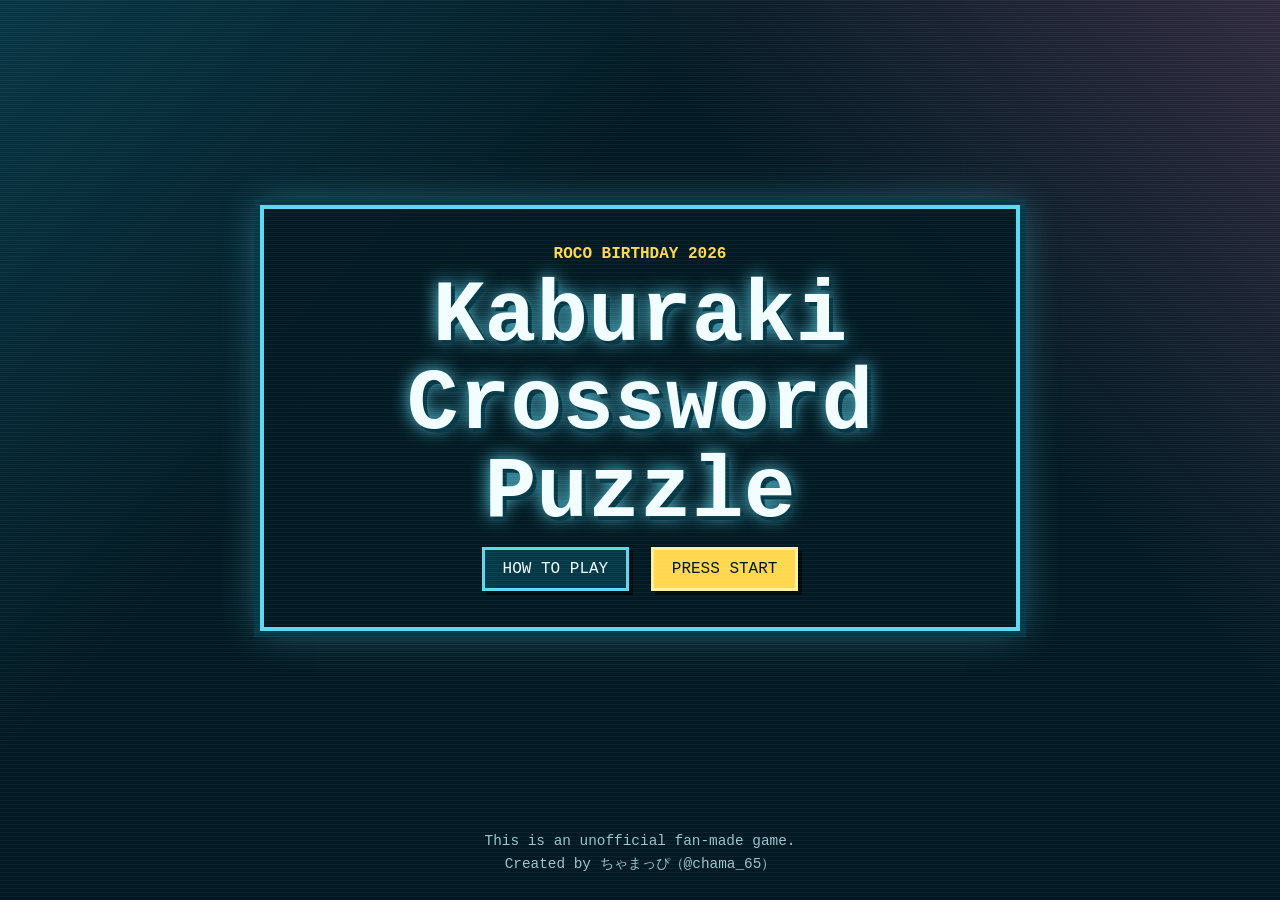
<file: index.html>
<!DOCTYPE html>
<html lang="ja">
<head>
  <meta charset="UTF-8">
  <meta name="viewport" content="width=device-width, initial-scale=1.0">
  <title>Kaburaki Crossword Puzzle</title>
  <link rel="stylesheet" href="style.css">
</head>
<body>
  <div class="scanline" aria-hidden="true"></div>

  <main>
    <section id="title-screen" class="screen title-screen">
      <div class="title-box">
        <p class="eyebrow">ROCO BIRTHDAY 2026</p>
        <h1>Kaburaki<br>Crossword Puzzle</h1>
        <button class="pixel-button" id="title-how-to-button" type="button">HOW TO PLAY</button>
        <button class="pixel-button primary" id="start-button" type="button">PRESS START</button>
      </div>
      <p class="fan-credit screen-credit title-credit">
        This is an unofficial fan-made game.<br>
        Created by ちゃまっぴ（@chama_65）
      </p>
    </section>

    <section id="game-screen" class="screen game-screen hidden">
      <header class="game-header">
        <div>
          <p class="eyebrow">CROSSWORD</p>
          <h2>Kaburaki Crossword Puzzle</h2>
        </div>
        <button class="pixel-button small" id="game-how-to-button" type="button">HOW TO PLAY</button>
      </header>

      <div class="game-layout">
        <section class="board-panel" aria-label="クロスワード盤面">
          <div id="crossword-board" class="crossword-board"></div>
          <div class="action-row">
            <button class="pixel-button primary" id="check-button" type="button" disabled>CHECK</button>
            <p id="check-message" class="status-message" aria-live="polite"></p>
          </div>
        </section>

        <aside class="clue-panel">
          <div>
            <h3>縦のカギ</h3>
            <ol id="down-clues" class="clue-list"></ol>
          </div>
          <div>
            <h3>横のカギ</h3>
            <ol id="across-clues" class="clue-list"></ol>
          </div>
        </aside>
      </div>

      <section id="password-panel" class="password-panel locked">
        <p class="eyebrow">PASSWORD</p>
        <h3>PASSWORD</h3>
        <p>クロスワードに隠された合言葉を入力してください</p>
        <div class="password-form">
          <input id="password-input" type="text" inputmode="kana" autocomplete="off" disabled>
          <button class="pixel-button" id="password-button" type="button" disabled>ENTER</button>
        </div>
        <p id="password-message" class="status-message" aria-live="polite"></p>
      </section>

      <p class="fan-credit screen-credit">
        This is an unofficial fan-made game.<br>
        Created by ちゃまっぴ（@chama_65）
      </p>
    </section>

    <section id="celebration-screen" class="screen celebration-screen hidden">
      <button class="pixel-button fixed-top" id="scroll-explanations-button" type="button">回答と解説</button>

      <section class="celebration-hero">
        <img src="images/roco_birthday2026.jpeg" alt="鏑木ろこ誕生日モザイクアート" class="birthday-art">
        <div class="birthday-copy" aria-live="polite">
          <p class="birthday-line line-one">Happy Birthday</p>
          <p class="birthday-line line-two">Roco Kaburaki</p>
          <p class="birthday-line line-three">2026.07.18</p>
        </div>
      </section>

      <section id="explanations" class="explanations">
        <div class="section-heading">
          <p class="eyebrow">ANSWERS</p>
          <h2>回答と解説</h2>
        </div>
        <div id="explanation-list" class="accordion-list"></div>
        <button class="pixel-button primary play-again-button" id="play-again-button" type="button">PLAY AGAIN</button>
        <p class="fan-credit">
          This is an unofficial fan-made game.<br>
          Created by ちゃまっぴ（@chama_65）
        </p>
      </section>
    </section>
  </main>

  <dialog id="how-to-dialog" class="how-to-dialog">
    <form method="dialog">
      <h2>HOW TO PLAY</h2>
      <p>① ヒントをたよりに<br>クロスワードを完成させよう！</p>
      <p>② CHECKで答え合わせ！</p>
      <p>③ クロスワードに隠された<br>PASSWORDを見つけよう！</p>
      <p>④ PASSWORDを入力すると…</p>
      <button class="pixel-button primary" type="submit">OK</button>
    </form>
  </dialog>

  <script src="script.js"></script>
</body>
</html>
</file>
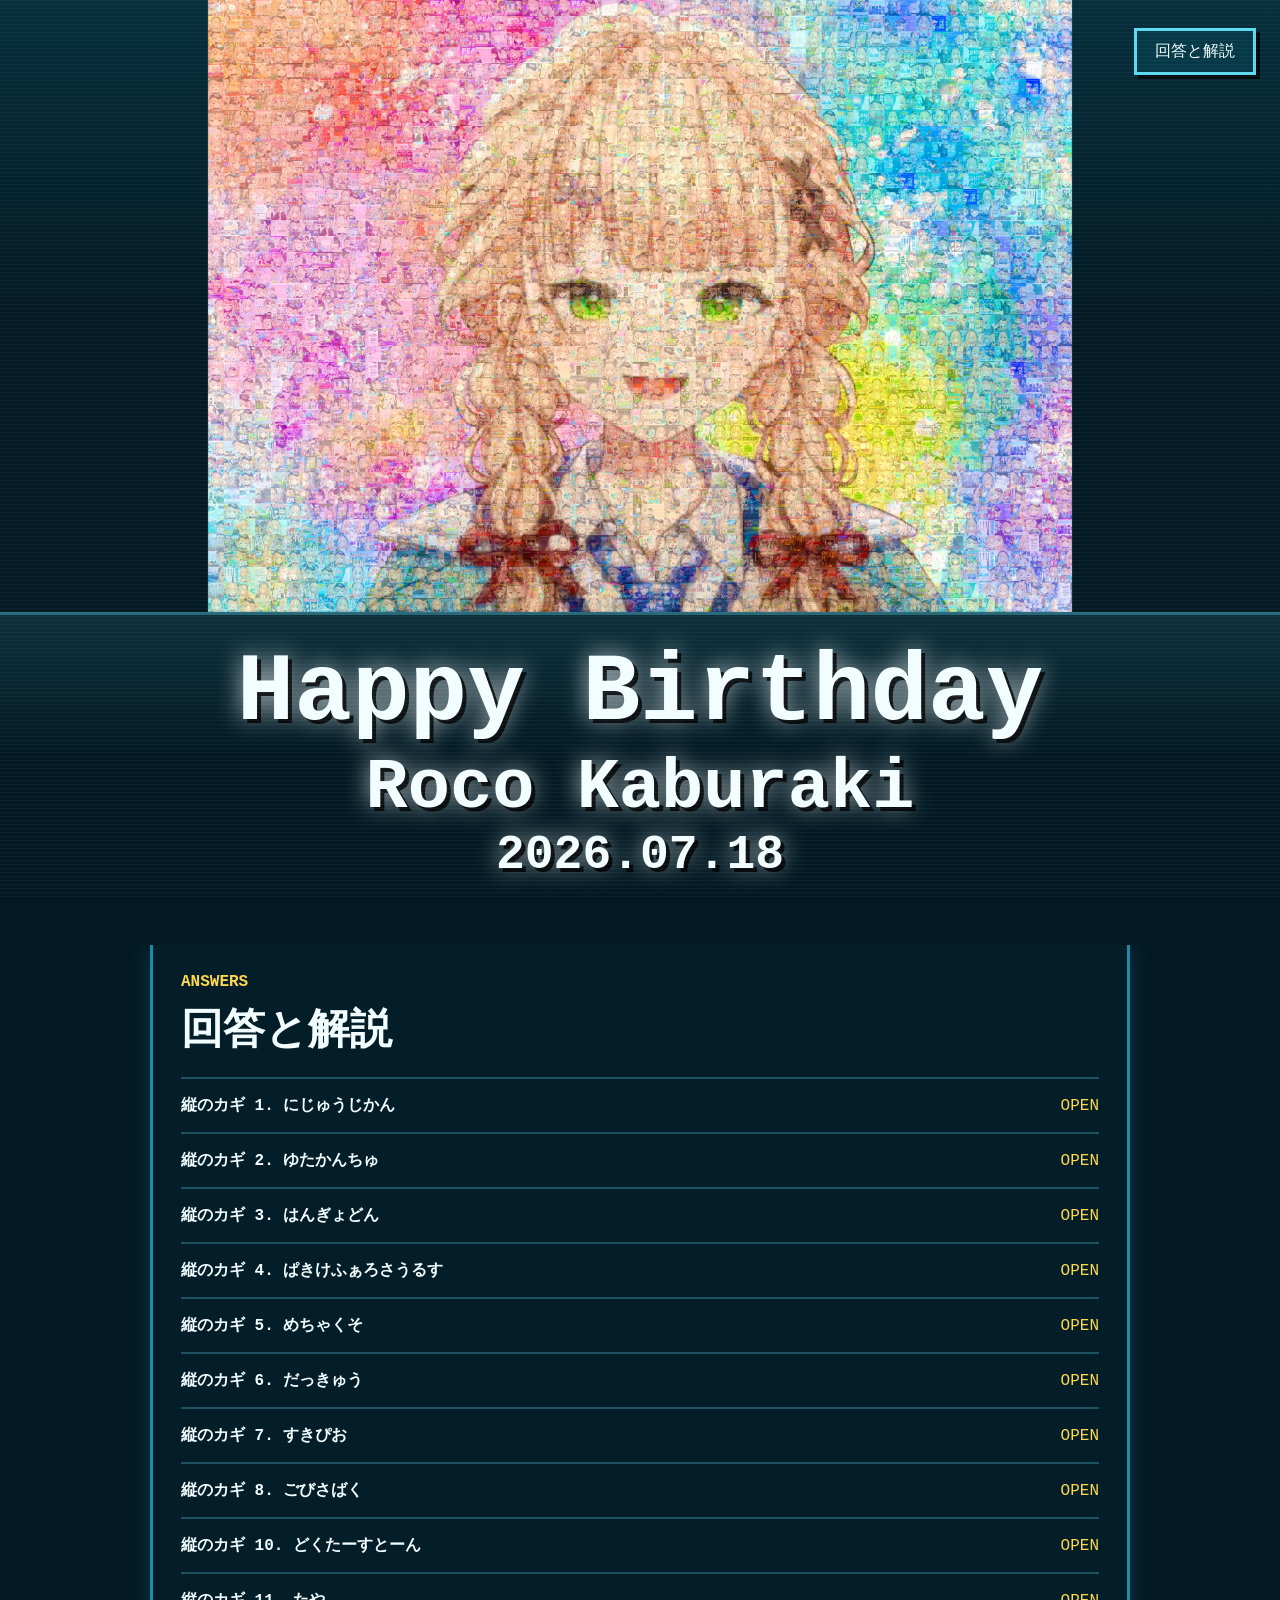
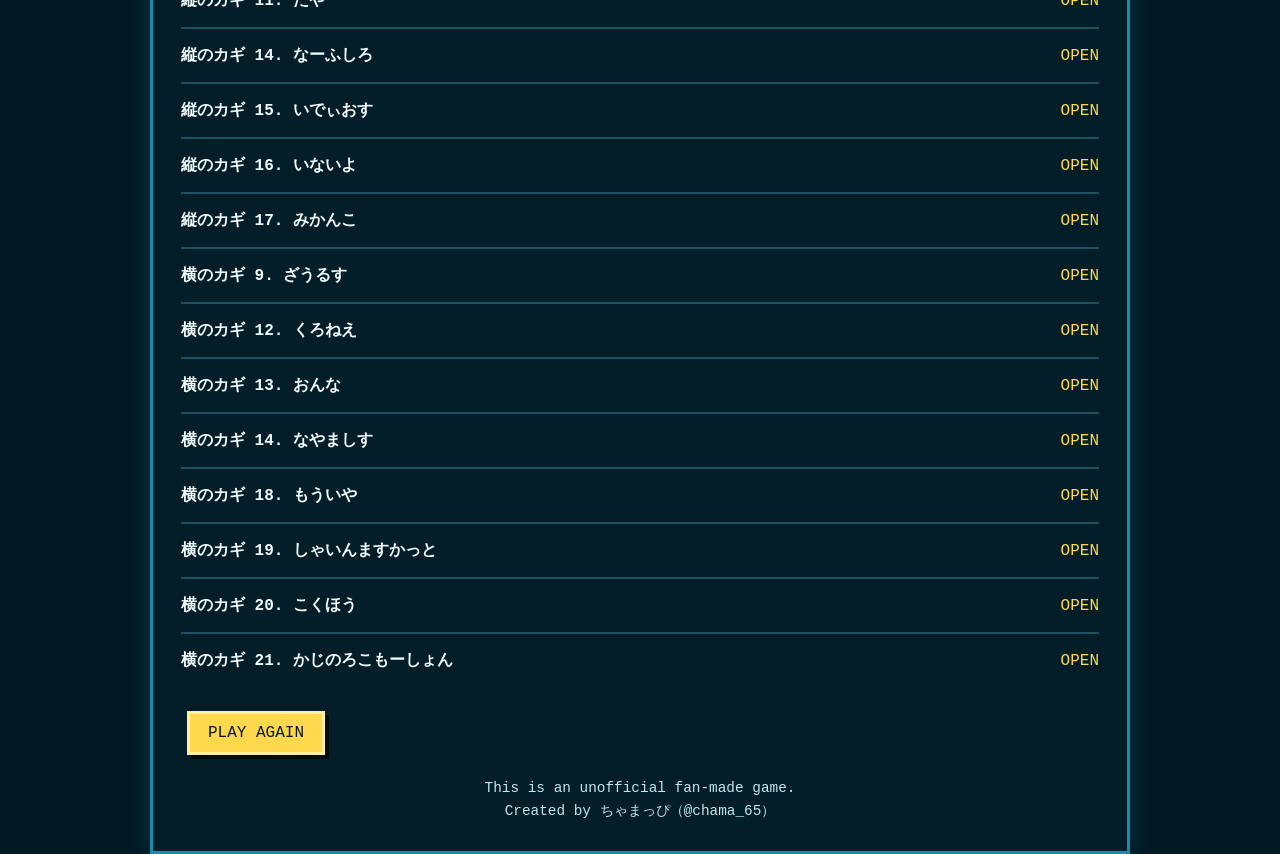
<file: celebration-preview.html>
<!DOCTYPE html>
<html lang="ja">
<head>
  <meta charset="UTF-8">
  <meta name="viewport" content="width=device-width, initial-scale=1.0">
  <title>Celebration Preview</title>
  <link rel="stylesheet" href="style.css">
</head>
<body>
  <div class="scanline" aria-hidden="true"></div>

  <main>
    <!--
      This file is only for checking the celebration page during development.
      The real game flow still starts from index.html.
    -->
    <section id="title-screen" class="screen title-screen hidden">
      <div class="title-box">
        <p class="eyebrow">ROCO BIRTHDAY 2026</p>
        <h1>Kaburaki<br>Crossword Puzzle</h1>
        <button class="pixel-button" id="title-how-to-button" type="button">HOW TO PLAY</button>
        <button class="pixel-button primary" id="start-button" type="button">PRESS START</button>
      </div>
      <p class="fan-credit screen-credit title-credit">
        This is an unofficial fan-made game.<br>
        Created by ちゃまっぴ（@chama_65）
      </p>
    </section>

    <section id="game-screen" class="screen game-screen hidden">
      <header class="game-header">
        <div>
          <p class="eyebrow">CROSSWORD</p>
          <h2>Kaburaki Crossword Puzzle</h2>
        </div>
        <button class="pixel-button small" id="game-how-to-button" type="button">HOW TO PLAY</button>
      </header>

      <div class="game-layout">
        <section class="board-panel" aria-label="クロスワード盤面">
          <div id="crossword-board" class="crossword-board"></div>
          <div class="action-row">
            <button class="pixel-button primary" id="check-button" type="button" disabled>CHECK</button>
            <p id="check-message" class="status-message" aria-live="polite"></p>
          </div>
        </section>

        <aside class="clue-panel">
          <div>
            <h3>縦のカギ</h3>
            <ol id="down-clues" class="clue-list"></ol>
          </div>
          <div>
            <h3>横のカギ</h3>
            <ol id="across-clues" class="clue-list"></ol>
          </div>
        </aside>
      </div>

      <section id="password-panel" class="password-panel locked">
        <p class="eyebrow">PASSWORD</p>
        <h3>PASSWORD</h3>
        <p>クロスワードに隠された合言葉を入力してください</p>
        <div class="password-form">
          <input id="password-input" type="text" inputmode="kana" autocomplete="off" disabled>
          <button class="pixel-button" id="password-button" type="button" disabled>ENTER</button>
        </div>
        <p id="password-message" class="status-message" aria-live="polite"></p>
      </section>

      <p class="fan-credit screen-credit">
        This is an unofficial fan-made game.<br>
        Created by ちゃまっぴ（@chama_65）
      </p>
    </section>

    <section id="celebration-screen" class="screen celebration-screen">
      <button class="pixel-button fixed-top" id="scroll-explanations-button" type="button">回答と解説</button>

      <section class="celebration-hero">
        <img src="images/roco_birthday2026.jpeg" alt="鏑木ろこ誕生日モザイクアート" class="birthday-art">
        <div class="birthday-copy" aria-live="polite">
          <p class="birthday-line line-one">Happy Birthday</p>
          <p class="birthday-line line-two">Roco Kaburaki</p>
          <p class="birthday-line line-three">2026.07.18</p>
        </div>
      </section>

      <section id="explanations" class="explanations">
        <div class="section-heading">
          <p class="eyebrow">ANSWERS</p>
          <h2>回答と解説</h2>
        </div>
        <div id="explanation-list" class="accordion-list"></div>
        <button class="pixel-button primary play-again-button" id="play-again-button" type="button">PLAY AGAIN</button>
        <p class="fan-credit">
          This is an unofficial fan-made game.<br>
          Created by ちゃまっぴ（@chama_65）
        </p>
      </section>
    </section>
  </main>

  <dialog id="how-to-dialog" class="how-to-dialog">
    <form method="dialog">
      <h2>HOW TO PLAY</h2>
      <p>① ヒントをたよりに<br>クロスワードを完成させよう！</p>
      <p>② CHECKで答え合わせ！</p>
      <p>③ クロスワードに隠された<br>PASSWORDを見つけよう！</p>
      <p>④ PASSWORDを入力すると…</p>
      <button class="pixel-button primary" type="submit">OK</button>
    </form>
  </dialog>

  <script src="script.js"></script>
</body>
</html>
</file>
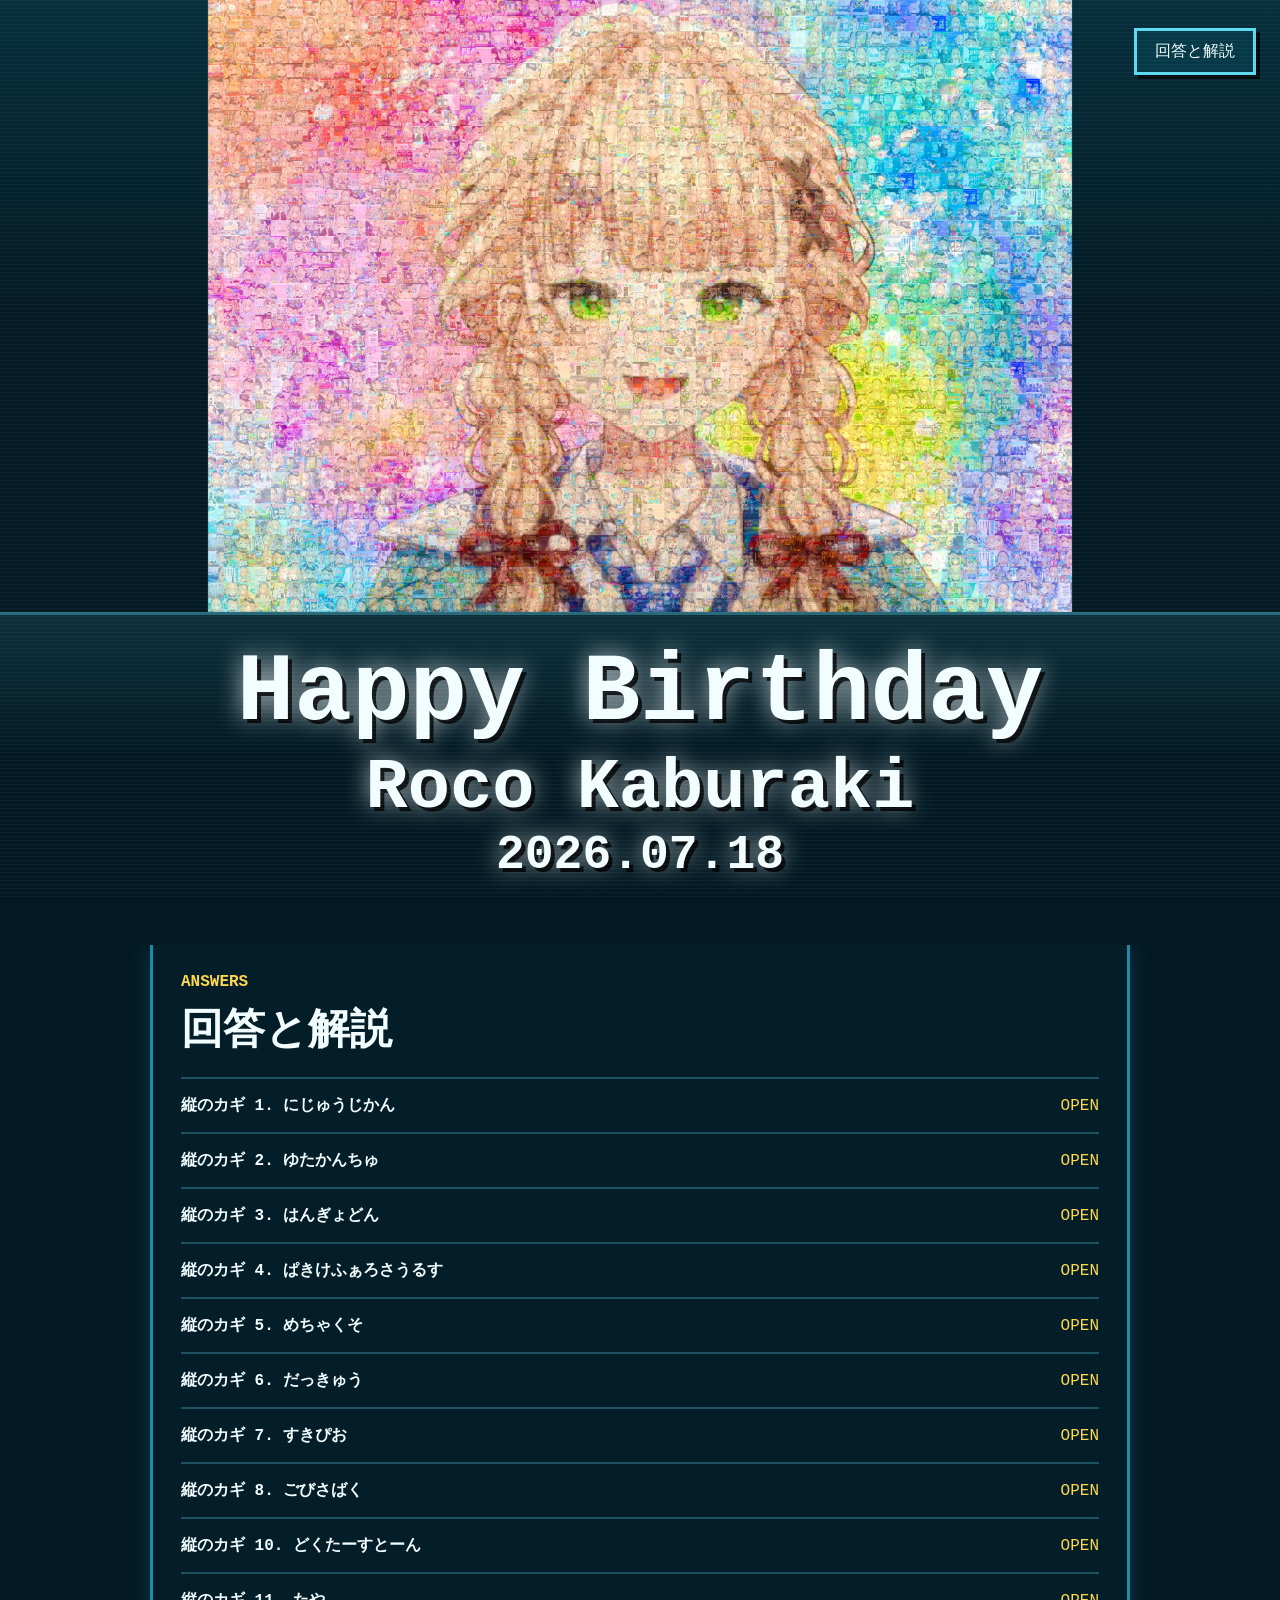
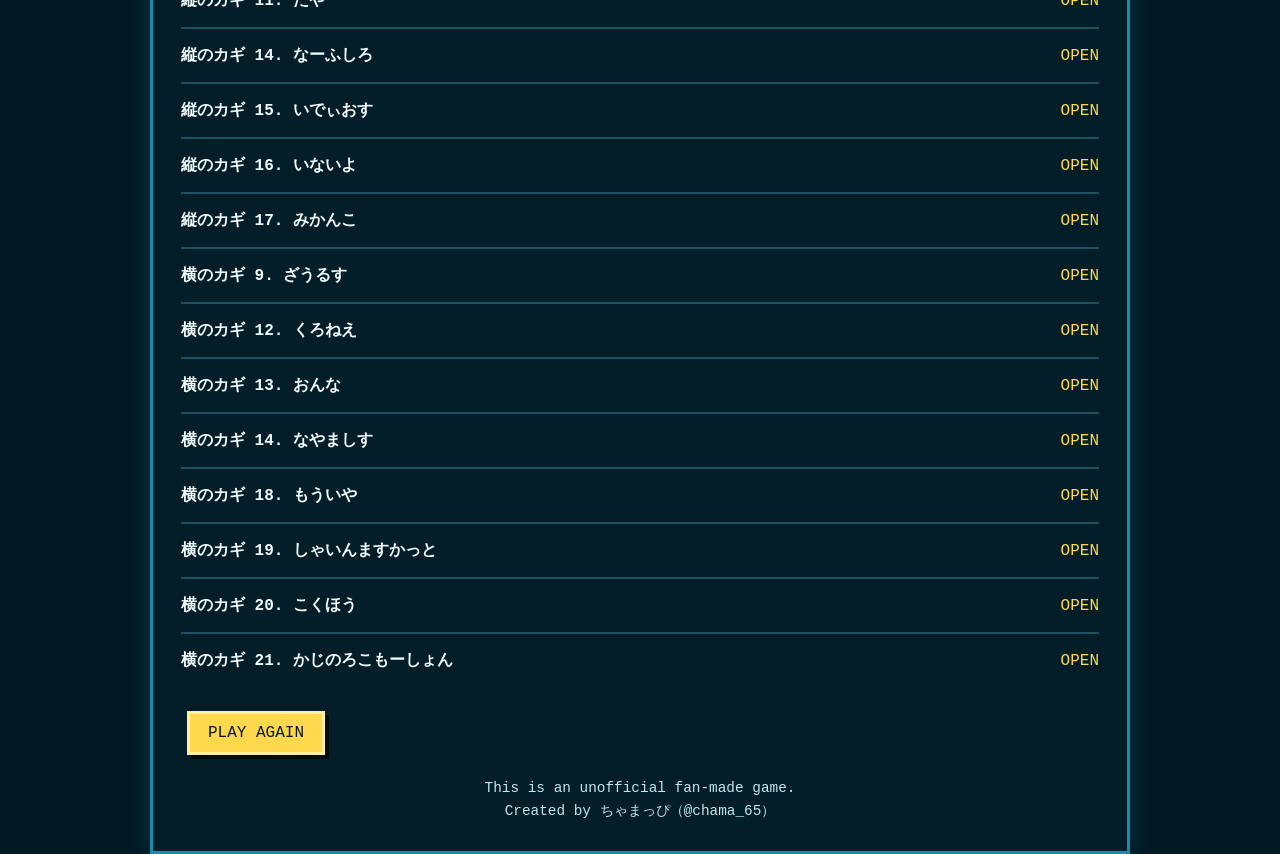
<file: celebration.html>
<!DOCTYPE html>
<html lang="ja">
<head>
  <meta charset="UTF-8">
  <meta name="viewport" content="width=device-width, initial-scale=1.0">
  <title>Kaburaki Birthday Celebration</title>
  <link rel="stylesheet" href="style.css">
</head>
<body>
  <div class="scanline" aria-hidden="true"></div>

  <main>
    <!--
      This page directly shows the celebration and answer explanations.
      The main game flow still starts from index.html.
    -->
    <section id="title-screen" class="screen title-screen hidden">
      <div class="title-box">
        <p class="eyebrow">ROCO BIRTHDAY 2026</p>
        <h1>Kaburaki<br>Crossword Puzzle</h1>
        <button class="pixel-button" id="title-how-to-button" type="button">HOW TO PLAY</button>
        <button class="pixel-button primary" id="start-button" type="button">PRESS START</button>
      </div>
      <p class="fan-credit screen-credit title-credit">
        This is an unofficial fan-made game.<br>
        Created by ちゃまっぴ（@chama_65）
      </p>
    </section>

    <section id="game-screen" class="screen game-screen hidden">
      <header class="game-header">
        <div>
          <p class="eyebrow">CROSSWORD</p>
          <h2>Kaburaki Crossword Puzzle</h2>
        </div>
        <button class="pixel-button small" id="game-how-to-button" type="button">HOW TO PLAY</button>
      </header>

      <div class="game-layout">
        <section class="board-panel" aria-label="クロスワード盤面">
          <div id="crossword-board" class="crossword-board"></div>
          <div class="action-row">
            <button class="pixel-button primary" id="check-button" type="button" disabled>CHECK</button>
            <p id="check-message" class="status-message" aria-live="polite"></p>
          </div>
        </section>

        <aside class="clue-panel">
          <div>
            <h3>縦のカギ</h3>
            <ol id="down-clues" class="clue-list"></ol>
          </div>
          <div>
            <h3>横のカギ</h3>
            <ol id="across-clues" class="clue-list"></ol>
          </div>
        </aside>
      </div>

      <section id="password-panel" class="password-panel locked">
        <p class="eyebrow">PASSWORD</p>
        <h3>PASSWORD</h3>
        <p>クロスワードに隠された合言葉を入力してください</p>
        <div class="password-form">
          <input id="password-input" type="text" inputmode="kana" autocomplete="off" disabled>
          <button class="pixel-button" id="password-button" type="button" disabled>ENTER</button>
        </div>
        <p id="password-message" class="status-message" aria-live="polite"></p>
      </section>

      <p class="fan-credit screen-credit">
        This is an unofficial fan-made game.<br>
        Created by ちゃまっぴ（@chama_65）
      </p>
    </section>

    <section id="celebration-screen" class="screen celebration-screen">
      <button class="pixel-button fixed-top" id="scroll-explanations-button" type="button">回答と解説</button>

      <section class="celebration-hero">
        <img src="images/roco_birthday2026.jpeg" alt="鏑木ろこ誕生日モザイクアート" class="birthday-art">
        <div class="birthday-copy" aria-live="polite">
          <p class="birthday-line line-one">Happy Birthday</p>
          <p class="birthday-line line-two">Roco Kaburaki</p>
          <p class="birthday-line line-three">2026.07.18</p>
        </div>
      </section>

      <section id="explanations" class="explanations">
        <div class="section-heading">
          <p class="eyebrow">ANSWERS</p>
          <h2>回答と解説</h2>
        </div>
        <div id="explanation-list" class="accordion-list"></div>
        <button class="pixel-button primary play-again-button" id="play-again-button" type="button">PLAY AGAIN</button>
        <p class="fan-credit">
          This is an unofficial fan-made game.<br>
          Created by ちゃまっぴ（@chama_65）
        </p>
      </section>
    </section>
  </main>

  <dialog id="how-to-dialog" class="how-to-dialog">
    <form method="dialog">
      <h2>HOW TO PLAY</h2>
      <p>① ヒントをたよりに<br>クロスワードを完成させよう！</p>
      <p>② CHECKで答え合わせ！</p>
      <p>③ クロスワードに隠された<br>PASSWORDを見つけよう！</p>
      <p>④ PASSWORDを入力すると…</p>
      <button class="pixel-button primary" type="submit">OK</button>
    </form>
  </dialog>

  <script src="script.js"></script>
</body>
</html>
</file>
<file: style.css>
:root {
  --main: #198caa;
  --main-light: #5ed8f0;
  --main-dark: #063948;
  --accent: #ffd84d;
  --pink: #ff78b8;
  --panel: rgba(5, 30, 42, 0.9);
  --text: #f2fdff;
  --muted: #bdeaf2;
  --error: #ff6b8a;
  --success: #6dffb2;
}

* {
  box-sizing: border-box;
}

html {
  scroll-behavior: smooth;
}

body {
  margin: 0;
  min-height: 100vh;
  color: var(--text);
  font-family: "Courier New", Consolas, monospace;
  background:
    linear-gradient(135deg, rgba(25, 140, 170, 0.25), transparent 35%),
    linear-gradient(225deg, rgba(255, 120, 184, 0.18), transparent 32%),
    #031a24;
}

button,
input {
  font: inherit;
}

.scanline {
  position: fixed;
  inset: 0;
  pointer-events: none;
  z-index: 50;
  background: repeating-linear-gradient(
    to bottom,
    rgba(255, 255, 255, 0.04),
    rgba(255, 255, 255, 0.04) 1px,
    transparent 1px,
    transparent 4px
  );
  mix-blend-mode: screen;
}

.screen {
  min-height: 100vh;
  padding: 24px;
}

.hidden {
  display: none !important;
}

.title-screen {
  display: grid;
  place-items: center;
  grid-template-rows: 1fr auto;
  gap: 18px;
}

.title-box {
  width: min(760px, 100%);
  padding: 36px;
  text-align: center;
  border: 4px solid var(--main-light);
  background: rgba(3, 26, 36, 0.86);
  box-shadow: 0 0 0 6px var(--main-dark), 0 0 36px rgba(94, 216, 240, 0.4);
}

.eyebrow {
  margin: 0 0 10px;
  color: var(--accent);
  font-weight: 700;
  letter-spacing: 0;
}

h1,
h2,
h3 {
  margin: 0;
  letter-spacing: 0;
}

h1 {
  font-size: clamp(2.3rem, 8vw, 5.4rem);
  line-height: 1.02;
  text-shadow: 4px 4px 0 var(--main-dark), 0 0 18px var(--main-light);
}

h2 {
  font-size: clamp(1.5rem, 4vw, 2.6rem);
}

.pixel-button {
  min-height: 44px;
  margin: 10px 6px 0;
  padding: 10px 18px;
  color: var(--text);
  cursor: pointer;
  border: 3px solid var(--main-light);
  border-radius: 0;
  background: var(--main-dark);
  box-shadow: 4px 4px 0 #010a0e;
}

.pixel-button:hover,
.pixel-button:focus-visible {
  transform: translate(-1px, -1px);
  background: #0b5266;
  outline: 2px solid var(--accent);
  outline-offset: 3px;
}

.pixel-button:disabled {
  color: #6f929a;
  cursor: not-allowed;
  border-color: #335e68;
  background: #102d36;
  box-shadow: none;
  transform: none;
  outline: none;
}

.pixel-button.primary {
  color: #02161d;
  background: var(--accent);
  border-color: #fff1a0;
}

.pixel-button.small {
  min-height: 38px;
  padding: 8px 12px;
}

.game-screen {
  max-width: 1240px;
  margin: 0 auto;
}

.game-header {
  display: flex;
  align-items: center;
  justify-content: space-between;
  gap: 16px;
  margin-bottom: 20px;
}

.game-layout {
  display: grid;
  grid-template-columns: minmax(280px, 560px) 1fr;
  gap: 24px;
  align-items: start;
}

.board-panel,
.clue-panel,
.password-panel,
.explanations {
  border: 3px solid var(--main);
  background: var(--panel);
  box-shadow: 0 0 22px rgba(25, 140, 170, 0.24);
}

.board-panel {
  padding: 16px;
}

.crossword-board {
  display: grid;
  grid-template-columns: repeat(11, minmax(24px, 1fr));
  gap: 3px;
  width: min(100%, 560px);
  margin: 0 auto;
}

.cell {
  position: relative;
  aspect-ratio: 1;
  min-width: 0;
}

.cell.block {
  background: #020a0d;
  border: 2px solid #020a0d;
}

.cell input {
  width: 100%;
  height: 100%;
  padding: 14px 2px 2px;
  color: #01202a;
  text-align: center;
  font-size: clamp(1rem, 3.3vw, 1.7rem);
  font-weight: 700;
  border: 2px solid var(--main-dark);
  border-radius: 0;
  background: #dffbff;
}

.cell input:focus {
  outline: 3px solid var(--accent);
  outline-offset: -3px;
  background: #ffffff;
}

.cell.password-cell input {
  background: #fff4a8;
}

.cell.vertical-long input {
  writing-mode: vertical-rl;
  text-orientation: mixed;
  line-height: 1;
}

.clue-number,
.password-number {
  position: absolute;
  z-index: 2;
  left: 3px;
  font-size: clamp(0.5rem, 1.6vw, 0.7rem);
  line-height: 1;
  font-weight: 700;
  pointer-events: none;
}

.clue-number {
  top: 3px;
  color: var(--main-dark);
}

.password-number {
  right: 2px;
  bottom: 2px;
  left: auto;
  color: #a05a00;
}

.action-row {
  display: flex;
  align-items: center;
  gap: 16px;
  flex-wrap: wrap;
  margin-top: 18px;
}

.status-message {
  min-height: 1.4em;
  margin: 12px 0 0;
  font-weight: 700;
}

.status-message.success {
  color: var(--success);
}

.status-message.error {
  color: var(--error);
}

.clue-panel {
  display: grid;
  grid-template-columns: 1fr 1fr;
  gap: 18px;
  padding: 18px;
}

.clue-panel h3 {
  margin-bottom: 10px;
  color: var(--accent);
}

.clue-list {
  margin: 0;
  padding-left: 0;
  list-style: none;
}

.clue-list li {
  margin-bottom: 12px;
  line-height: 1.55;
  color: var(--muted);
}

.clue-list strong {
  display: inline-block;
  min-width: 2.2em;
  color: var(--text);
}

.password-panel {
  margin-top: 24px;
  padding: 20px;
}

.password-panel.locked {
  opacity: 0.62;
}

.password-form {
  display: flex;
  gap: 12px;
  flex-wrap: wrap;
  margin-top: 12px;
}

.password-form input {
  flex: 1 1 260px;
  min-height: 46px;
  padding: 10px 12px;
  color: var(--text);
  border: 3px solid var(--main-light);
  border-radius: 0;
  background: #041a22;
}

.how-to-dialog {
  width: min(520px, calc(100% - 32px));
  color: var(--text);
  border: 4px solid var(--main-light);
  background: #041c26;
  box-shadow: 0 0 0 6px var(--main-dark);
}

.how-to-dialog::backdrop {
  background: rgba(0, 0, 0, 0.72);
}

.how-to-dialog h2 {
  color: var(--accent);
}

.how-to-dialog p {
  line-height: 1.7;
}

.celebration-screen {
  padding: 0;
  background: #031a24;
}

.fixed-top {
  position: fixed;
  top: 18px;
  right: 18px;
  z-index: 20;
}

.celebration-hero {
  position: relative;
  display: flex;
  flex-direction: column;
  align-items: center;
  justify-content: center;
  gap: 0;
  min-height: 100vh;
  overflow: hidden;
  background:
    linear-gradient(to bottom, rgba(25, 140, 170, 0.18), transparent 34%),
    #031a24;
}

.birthday-art {
  display: block;
  width: 100%;
  height: min(68vh, 62vw);
  min-height: 280px;
  object-fit: contain;
  filter: blur(24px);
  transform: scale(1.05);
  animation: clearArt 3s ease-out 0.4s forwards;
}

.birthday-copy {
  position: relative;
  z-index: 1;
  width: 100%;
  padding: 24px 24px 7vh;
  text-align: center;
  border-top: 3px solid rgba(94, 216, 240, 0.42);
  background:
    linear-gradient(to bottom, rgba(94, 216, 240, 0.12), transparent 44%),
    rgba(3, 26, 36, 0.94);
  text-shadow: 4px 4px 0 rgba(0, 0, 0, 0.78), 0 0 24px rgba(255, 255, 255, 0.72);
}

.birthday-line {
  margin: 0;
  opacity: 0;
  font-weight: 700;
  animation: fadeUp 1s ease-out forwards;
}

.line-one {
  font-size: clamp(2.3rem, 8vw, 6rem);
  animation-delay: 3.6s;
}

.line-two {
  font-size: clamp(1.7rem, 5.6vw, 4.4rem);
  animation-delay: 4.5s;
}

.line-three {
  font-size: clamp(1.4rem, 4vw, 3rem);
  animation-delay: 5.4s;
}

.explanations {
  max-width: 980px;
  margin: 0 auto;
  padding: 28px;
  border-width: 0 3px 3px;
}

.section-heading {
  margin-bottom: 20px;
}

.accordion-item {
  border-top: 2px solid rgba(94, 216, 240, 0.28);
}

.accordion-button {
  display: flex;
  width: 100%;
  align-items: center;
  justify-content: space-between;
  gap: 12px;
  padding: 16px 0;
  color: var(--text);
  cursor: pointer;
  border: 0;
  background: transparent;
  text-align: left;
}

.accordion-button span {
  color: var(--accent);
}

.accordion-body {
  display: none;
  padding: 0 0 18px;
  color: var(--muted);
  line-height: 1.75;
}

.accordion-item.open .accordion-body {
  display: block;
}

.video-area {
  margin-top: 12px;
}

.video-area iframe {
  width: 100%;
  aspect-ratio: 16 / 9;
  border: 3px solid var(--main-light);
}

.plain-link {
  display: inline-block;
  margin-top: 10px;
  color: var(--accent);
  word-break: break-all;
}

.play-again-button {
  margin-top: 24px;
}

.fan-credit {
  margin: 22px 0 0;
  color: var(--muted);
  font-size: 0.9rem;
  line-height: 1.6;
  text-align: center;
}

.screen-credit {
  opacity: 0.82;
}

.title-credit {
  margin-top: 0;
}

@keyframes clearArt {
  to {
    filter: blur(0);
    transform: scale(1);
  }
}

@keyframes fadeUp {
  from {
    opacity: 0;
    transform: translateY(18px);
  }
  to {
    opacity: 1;
    transform: translateY(0);
  }
}

@media (max-width: 900px) {
  .game-layout,
  .clue-panel {
    grid-template-columns: 1fr;
  }

  .game-header {
    align-items: flex-start;
    flex-direction: column;
  }
}

@media (max-width: 560px) {
  .screen {
    padding: 14px;
  }

  .title-box {
    padding: 24px 16px;
  }

  .crossword-board {
    gap: 2px;
  }

  .cell input {
    padding-top: 11px;
  }

  .fixed-top {
    top: 10px;
    right: 10px;
  }
}
</file>
